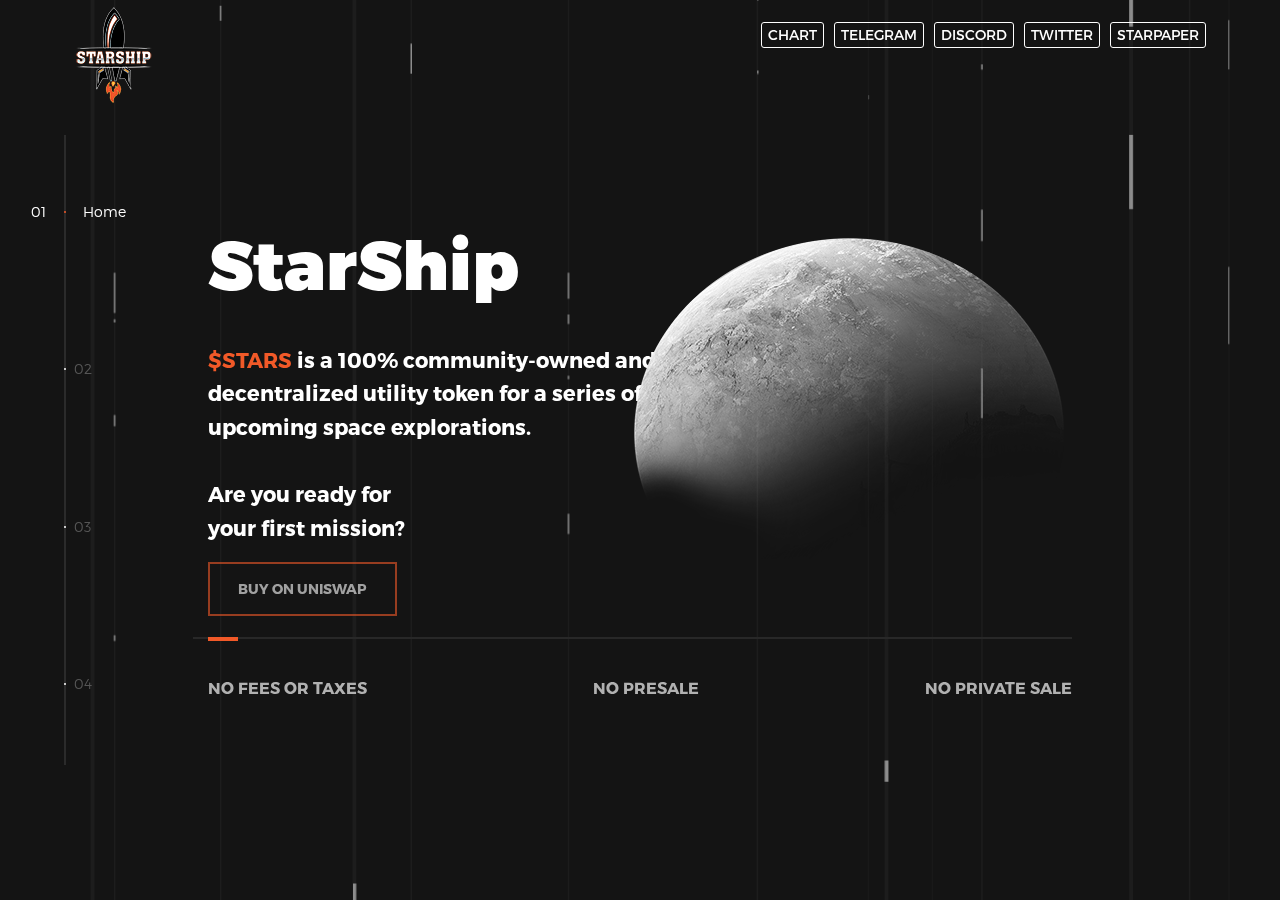
<file: index.html>
<!DOCTYPE html>
<html lang="en">
<head>
  <title>StarShip Token</title>
  <meta charset="utf-8">
  <meta name="viewport" content="width=device-width, initial-scale=1">
  <meta http-equiv="X-UA-Compatible" content="IE=edge">
  <meta name="description" content="StarShip token official community website">
  <meta name="keywords" content="crypto, defi, spacex, starship, starlink">
  <link rel="stylesheet" href="static/css/main.css">
  <link rel="apple-touch-icon" sizes="180x180" href="./static/indexImg/apple-touch-icon.png">
  <link rel="icon" type="image/png" sizes="32x32" href="./static/indexImg/favicon-32x32.png">
  <link rel="icon" type="image/png" sizes="16x16" href="./static/indexImg/favicon-16x16.png">
  <link rel="mask-icon" href="./static/indexImg/safari-pinned-tab.svg" color="#5bbad5">
  <meta name="msapplication-TileColor" content="#da532c">
  <meta name="theme-color" content="#ffffff">
</head>
<body>

<!-- notification for small viewports and landscape oriented smartphones -->
<div class="device-notification">
  <a class="device-notification--logo" href="#0">
    <img src="static/picture/logo-blktwht-tp-small.png" alt="StarShip">
    <p>StarShip</p>
  </a>
  <p class="device-notification--message">Please orient your device to portrait or find a larger screen. You won't be disappointed.</p>
</div>

<div class="perspective effect-rotate-left">
  <div class="container"><div class="outer-nav--return"></div>

    <!-- space highway -->
    <svg class="background__lights" id="lines" xmlns:xlink="http://www.w3.org/1999/xlink" version="1.1" xmlns="http://www.w3.org/2000/svg" x="0px" y="0px" viewbox="0 0 1920 1080" xml:space="preserve" preserveaspectratio="none">
      <g class="lines">
          <rect class="line" x="1253.6" width="4.5" height="1080"></rect>
          <rect class="line" x="873.3" width="1.8" height="1080"></rect>
          <rect class="line" x="1100" width="1.8" height="1080"></rect>
          <rect class="line" x="1547.1" width="4.5" height="1080"></rect>
          <rect class="line" x="615" width="4.5" height="1080"></rect>
          <rect class="line" x="684.6" width="1.8" height="1080"></rect>
          <rect class="line" x="1369.4" width="1.8" height="1080"></rect>
          <rect class="line" x="1310.2" width="0.9" height="1080"></rect>
          <rect class="line" x="1233.4" width="0.9" height="1080"></rect>
          <rect class="line" x="124.2" width="0.9" height="1080"></rect>
          <rect class="line" x="1818.4" width="4.5" height="1080"></rect>
          <rect class="line" x="70.3" width="4.5" height="1080"></rect>
          <rect class="line" x="1618.6" width="1.8" height="1080"></rect>
          <rect class="line" x="455.9" width="1.8" height="1080"></rect>
          <rect class="line" x="328.7" width="1.8" height="1080"></rect>
          <rect class="line" x="300.8" width="4.6" height="1080"></rect>
          <rect class="line" x="1666.4" width="0.9" height="1080"></rect>
      </g>
      <g class="lights">
          <path class="light1 light" d="M619.5,298.4H615v19.5h4.5V298.4z M619.5,674.8H615v9.8h4.5V674.8z M619.5,135.1H615v5.6h4.5V135.1z         M619.5,55.5H615v68.7h4.5V55.5z"></path>
          <path class="light2 light" d="M1258.2,531.9h-4.5v8.1h4.5V531.9z M1258.2,497.9h-4.5v17.9h4.5V497.9z M1258.2,0h-4.5v25.3h4.5V0z         M1258.2,252.2h-4.5v42.4h4.5V252.2z"></path>
          <path class="light3 light" d="M875.1,123.8h-1.8v4h1.8V123.8z M875.1,289.4h-1.8v24.1h1.8V289.4z M875.1,0h-1.8v31.4h1.8V0z M875.1,50.2         h-1.8v11.5h1.8V50.2z"></path>
          <path class="light4 light" d="M1101.8,983.8h-1.8v8.2h1.8V983.8z M1101.8,1075.9h-1.8v4.1h1.8V1075.9z M1101.8,873.7h-1.8v4.2h1.8V873.7z         M1101.8,851h-1.8v18.2h1.8V851z"></path>
          <path class="light5 light" d="M686.4,822.7h-1.8v3.8h1.8V822.7z M686.4,928.4h-1.8v23h1.8V928.4z M686.4,1043.8h-1.8v36.2h1.8V1043.8z"></path>
          <path class="light6 light" d="M1551.6,860.9h-4.4v-34.1h4.4V860.9z M1551.6,533.5h-4.4v-13.9h4.4V533.5z M1551.6,1080h-4.4v-89.1h4.4V1080z"></path>
          <path class="light7 light" d="M1311.1,707.7h-0.9V698h0.9V707.7z M1311.1,436.8h-0.9v-58.9h0.9V436.8z M1311.1,140.7h-0.9V48h0.9V140.7z"></path>
          <path class="light8 light" d="M125.1,514.5h-0.9v-9.7h0.9V514.5z M125.1,243.6h-0.9v-58.9h0.9V243.6z"></path>
          <path class="light9 light" d="M305.4,806.7h-4.6v-42.5h4.6V806.7z M305.4,398.5h-4.6v-17.3h4.6V398.5z M305.4,1080h-4.6V968.8h4.6V1080z"></path>
          <path class="light10 light" d="M1822.9,170.7h-4.5v13.7h4.5V170.7z M1822.9,435.1h-4.5v6.8h4.5V435.1z M1822.9,55.9h-4.5v4h4.5V55.9z         M1822.9,0h-4.5v48.3h4.5V0z"></path>
          <path class="light11 light" d="M1666.4,331.5h0.9v9.7h-0.9V331.5z M1666.4,602.4h0.9v58.9h-0.9V602.4z M1666.4,898.5h0.9v92.7h-0.9V898.5z"></path>
          <path class="light12 light" d="M1620.4,200.7h-1.8v6.4h1.8V200.7z M1620.4,469.1h-1.8v39h1.8V469.1z M1620.4,0h-1.8v51h1.8V0z M1620.4,81.3         h-1.8V100h1.8V81.3z"></path>
          <path class="light13 light" d="M74.8,201h-4.5v16.2h4.5V201z M74.8,512.3h-4.5v8.1h4.5V512.3z M74.8,65.8h-4.5v4.6h4.5V65.8z M74.8,0h-4.5         v56.8h4.5V0z"></path>
          <path class="light14 light" d="M1371.2,655.3h-1.8v6.3h1.8V655.3z M1371.2,829.7h-1.8v37.9h1.8V829.7z M1371.2,1020.3h-1.8v59.7h1.8V1020.3z"></path>
          <path class="light15 light" d="M1234.3,898.1h-0.9v-4.9h0.9V898.1z M1234.3,762.5h-0.9v-29.5h0.9V762.5z M1234.3,614.4h-0.9v-46.4h0.9V614.4z         "></path>
          <path class="light16 light" d="M457.7,1010.8h-1.8v-18.1h1.8V1010.8z M457.7,507.5h-1.8V398h1.8V507.5z"></path>
          <path class="light17 light" d="M330.5,170.7h-1.8v13.7h1.8V170.7z M330.5,435.1h-1.8v6.8h1.8V435.1z M330.5,55.9h-1.8v4h1.8V55.9z M330.5,0         h-1.8v48.3h1.8V0z"></path>
      </g>
    </svg>

    <div id="viewport" class="l-viewport">
      <div class="l-wrapper">
        <header class="header">
          <a class="header--logo" href="#0">
            <img src="static/picture/logo-blktwht-tp-small.png" alt="StarShip">
            <!-- <p>StarShip</p> -->
           </a>
          <a href="https://app.uniswap.org/#/swap?outputCurrency=0x7ccfeef4f0ff48b0e0abd19bbbebae90939f180d&use=V2" target="_blank">
            <button class="header--cta cta">
              Buy on Uniswap
            </button>
          </a>
          <a href="https://www.dextools.io/app/ether/pair-explorer/0xe72767b6f08694c7a0484d419eda074de3b81d1c" target="_blank" style="text-align: right;margin-right: 10px;flex: auto;">
            <button style="background: none; border-radius: 3px; border: 1px solid white;">
              CHART
            </button>
          </a>
          <a href="https://t.me/realstarship" target="_blank" style="margin-right: 10px;">
            <button style="background: none; border-radius: 3px; border: 1px solid white;">
              TELEGRAM
            </button>
          </a>
          <a href="https://t.me/realstarship" target="_blank" style="margin-right: 10px;">
            <button style="background: none; border-radius: 3px; border: 1px solid white;">
              DISCORD
            </button>
          </a>
          <a href="https://twitter.com/ComStarlord" target="_blank" style="margin-right: 10px;"> 
            <button style="background: none; border-radius: 3px; border: 1px solid white;">
              TWITTER
            </button>
          </a>
          <a href="javascript:;" target="_blank" style="margin-right: 10px;">
            <button style="background: none; border-radius: 3px; border: 1px solid white;">
              STARPAPER
            </button>
          </a>
          
        </header>
        <nav class="l-side-nav">
          <ul class="side-nav">
            <li class="is-active"><span>Home</span></li>
            <li><span>About</span></li>
            <li><span>Tokenomics</span></li>
            <li><span>Starmap</span></li>
          </ul>
        </nav>
        <ul class="l-main-content main-content">
          <li class="l-section section section--is-active">
            <div class="intro">
              <div class="intro--banner">
                <h3></h3>
                <h1>StarShip</h1>
                <h2><span class="highlighted">$STARS</span> is a 100% community-owned and<br> decentralized utility token for a series of<br> upcoming space explorations.<br><br> Are you ready for<br> your first mission?</h2>
                <a href="javascript:;" target="_blank">
                  <div class="animated_button">
                    <span class="animated_button__mask"></span>
                    <span class="animated_button__text">Buy on Uniswap</span>
                  </div>
                </a>
                <img src="static/picture/introduction-visual.png" alt="Welcome">
              </div>
              <div class="intro--options">
                <a href="#0">
                  <h3>No fees or taxes</h3>
                </a>
                <a href="#0">
                  <h3>No presale</h3>
                </a>
                <a href="#0">
                  <h3>No private sale</h3>
                </a>
              </div>
            </div>
          </li>
          <li class="l-section section">
            <div class="parameters">
              <!-- <img src="assets/img/logo.png"> -->
              <div class="parameters--inner" style="margin: 0 auto;max-width:85%;display:flex;">
                <div style="text-align: center;">
                  <h1>Mission Parameters</h1>
                  <p>
                    Starship is a token which will take its holders on an adventure. The holders are the Troopers of the Ship, flying alongside Commander Starlord to different Stations.
                  </p>
                  <p>
                    A Station could be a random Event or a location for example, where Troopers can trade new assets and resources. As long as there is enough fuel in the Starship the mission to other Stations will go on. 
                  </p>
                  <p>
                    Fuel is provided by the Troopers by giving the Starship a destination. Initial fuel is provided by Commander Starlord on the first Stations. 
                  </p>
                  <p>
                    The Starship is community owned and driven, but Starlord keeps an eye on the Starship and his Troopers, giving them new directions and sometimes Stations.
                  </p>
                  <p>
                    The first Station-Stop is being revealed soon...
                  </p>
                </div>
                <div style="display:inline-block;">
                  <img src="static/picture/logo-blktwht-tp.png" alt="StarShip">
                </div>
              </div>
            </div>
          </li>
          <li class="l-section section">
            <div class="about">
              <div class="about--banner">
                <h2>Tokenomics</h2>
                <img src="static/picture/shooting-stars.png">
                <ul>
                  <li>Supply: 10T </li>
                  <li>0% Fees</li>
                  <li>0% Presale</li>
                  <li>0% Unlocked</li>
                  <li>2 ETH initial liquidity</li>
                </ul>
                <br>
                <br>
                <p>
                 100% tokens went in LP initially and are locked so our Troopers fly safely.
                  <br>
                  Keep yourself extra safe and don't use too much boost (slippage) when buying <span class="highlighted">$STARS</span>.
                </p>
                <p>
                  <span class="highlighted">$STARS</span> is a 100% community token and the Troopers are and will be able to<br> write their own future using community-made Stations.
                </p>
                <p>
                  The first Stations might be developed and guided by the Commander<br> to give the Troopers an idea of how the future may look.
                </p>
              </div>
          </div></li>
          <li class="l-section section">
            <div class="contact">              
              <div class="contact--lockup">
                <div class="modal">

                <h1>Starmap</h1>

                <div class="roadmap">
                  <div class="point">
                    <div class="point-index">1</div>
                    <!-- <div class="point-label">Mission</div> -->
                    <div class="point-text">
                      <ul>
                        <li class="completed">
                          StarShip launch
                        </li>
                        <li class="completed">
                          Ether and Gecko transmission
                        </li>
                        <li class="completed">
                          Cockpit launch
                        </li>
                        <li class="completed">
                          500 Troopers
                        </li>
                        <li class="completed">
                          Ether and Gecko response
                        </li>
						<li class="completed">
                          Station arrival
                        </li>
                      </ul>
                    </div>
                  </div>
                  <div class="point">
                    <div class="point-index">2</div>
                    <div class="point-text">
                      <ul>
                        <li class="completed">
                          Decouple from Station 0
                        </li>
                        <li class="completed">
                          Lift off at 1000 Troopers
                        </li>
                        <li class="completed">
                          Depart for Station 1
                        </li>
                      </ul>
                    </div>
                  </div>
                  <div class="point">
                    <div class="point-index">3</div>
                    <div class="point-label"></div>
                    <div class="point-text">
                      <ul>
                        <li class="completed">
                          Give the community the space to create their own destinations
                        </li>
                        <li class="completed">
                          Extend thruster lock to 4 years
                        </li>
                        <li class="completed">
                          Decouple from Station 1
                        </li>
                        <li>
                          Lift off at 2000 Troopers
                        </li>
                        <li>
                          Depart for Station 2
                        </li>
                      </ul>
                    </div>
                  </div>
                  <div class="point">
                    <div class="point-index">4</div>
                    <div class="point-text">Mission TBD</div>
                  </div>
                </div>

              </div>
            </div>
          </div></li>
        </ul>
      </div>
    </div>
  </div>
  <ul class="outer-nav">
    <li class="is-active">Home</li>
    <li>About</li>
    <li>Tokenomics</li>
    <li>Starmap</li>
  </ul>
</div>

<script src="static/js/TweenMax.min.js"></script>
<script src="static/js/hammer.js"></script>
<script src="static/js/jquery.min.js"></script>
<script>window.jQuery || document.write('<script src="assets/js/vendor/jquery-2.2.4.min.js"><\/script>')</script>
<script src="static/js/functions.min.js"></script>
<script src="static/js/space_highway.js"></script>
</body>
</html>
</file>
<file: static/css/main.css>
@import url("css.css");
@font-face {
  font-family: 'Montserrat';
  src: url("../font/Montserrat-Black.eot");
  src: local("☺"), url("../font/Montserrat-Black.woff") format("woff"), url("../font/Montserrat-Black.ttf") format("truetype"), url("https://starstoken.org/assets/css/fonts/Montserrat-Black.svg") format("svg");
  font-weight: 900;
  font-style: normal;
}

@font-face {
  font-family: 'Montserrat';
  src: url("../font/Montserrat-Bold.eot");
  src: local("☺"), url("../font/Montserrat-Bold.woff") format("woff"), url("../font/Montserrat-Bold.ttf") format("truetype"), url("https://starstoken.org/assets/css/fonts/Montserrat-Bold.svg") format("svg");
  font-weight: 700;
  font-style: normal;
}

@font-face {
  font-family: 'Montserrat';
  src: url("../font/Montserrat-Regular.eot");
  src: local("☺"), url("../font/Montserrat-Regular.woff") format("woff"), url("../font/Montserrat-Regular.ttf") format("truetype"), url("https://starstoken.org/assets/css/fonts/Montserrat-Regular.svg") format("svg");
  font-weight: 400;
  font-style: normal;
}

@font-face {
  font-family: 'Montserrat';
  src: url("../font/Montserrat-Light.eot");
  src: local("☺"), url("../font/Montserrat-Light.woff") format("woff"), url("../font/Montserrat-Light.ttf") format("truetype"), url("https://starstoken.org/assets/css/fonts/Montserrat-Light.svg") format("svg");
  font-weight: 300;
  font-style: normal;
}

/*! normalize.css v3.0.2 | MIT License | git.io/normalize */
html {
  font-family: sans-serif;
  -ms-text-size-adjust: 100%;
  -webkit-text-size-adjust: 100%;
}

body {
  margin: 0;
}

article,
aside,
details,
figcaption,
figure,
footer,
header,
hgroup,
main,
menu,
nav,
section,
summary {
  display: block;
}

audio,
canvas,
progress,
video {
  display: inline-block;
  vertical-align: baseline;
}

audio:not([controls]) {
  display: none;
  height: 0;
}

[hidden],
template {
  display: none;
}

a {
  background-color: transparent;
}

a:active,
a:hover {
  outline: 0;
}

abbr[title] {
  border-bottom: 1px dotted;
}

b,
strong {
  font-weight: bold;
}

dfn {
  font-style: italic;
}

h1 {
  font-size: 2em;
  margin: 0.67em 0;
}

mark {
  background: #ff0;
  color: #000;
}

small {
  font-size: 80%;
}

sub,
sup {
  font-size: 75%;
  line-height: 0;
  position: relative;
  vertical-align: baseline;
}

sup {
  top: -0.5em;
}

sub {
  bottom: -0.25em;
}

img {
  border: 0;
}

svg:not(:root) {
  overflow: hidden;
}

figure {
  margin: 1em 40px;
}

hr {
  -webkit-box-sizing: content-box;
          box-sizing: content-box;
  height: 0;
}

pre {
  overflow: auto;
}

code,
kbd,
pre,
samp {
  font-family: monospace, monospace;
  font-size: 1em;
}

button,
input,
optgroup,
select,
textarea {
  color: inherit;
  font: inherit;
  margin: 0;
}

button {
  overflow: visible;
}

button,
select {
  text-transform: none;
}

button,
html input[type="button"],
input[type="reset"],
input[type="submit"] {
  -webkit-appearance: button;
  cursor: pointer;
}

button[disabled],
html input[disabled] {
  cursor: default;
}

button::-moz-focus-inner,
input::-moz-focus-inner {
  border: 0;
  padding: 0;
}

input {
  line-height: normal;
}

input[type="checkbox"],
input[type="radio"] {
  -webkit-box-sizing: border-box;
          box-sizing: border-box;
  padding: 0;
}

input[type="number"]::-webkit-inner-spin-button,
input[type="number"]::-webkit-outer-spin-button {
  height: auto;
}

input[type="search"] {
  -webkit-appearance: textfield;
  -webkit-box-sizing: content-box;
  box-sizing: content-box;
}

input[type="search"]::-webkit-search-cancel-button,
input[type="search"]::-webkit-search-decoration {
  -webkit-appearance: none;
}

fieldset {
  border: 1px solid #c0c0c0;
  margin: 0 2px;
  padding: 0.35em 0.625em 0.75em;
}

legend {
  border: 0;
  padding: 0;
}

textarea {
  overflow: auto;
}

optgroup {
  font-weight: bold;
}

table {
  border-collapse: collapse;
  border-spacing: 0;
}

td,
th {
  padding: 0;
}

::-moz-selection {
  background: #FFF498;
}

::selection {
  background: #FFF498;
}

::-moz-selection {
  background: #FFF498;
}

img::-moz-selection {
  background: transparent;
}

img::selection {
  background: transparent;
}

img::-moz-selection {
  background: transparent;
}

body {
  -webkit-tap-highlight-color: #FFF498;
}

.highlighted {
  color: #f15928;
}

body {
  background-color: #0c0c0c;
  font-size: 14px;
  line-height: 1.6;
  font-family: "Montserrat", sans-serif;
  color: #fff;
  -webkit-font-smoothing: antialiased;
  -webkit-text-size-adjust: 100%;
}

.l-viewport {
  position: relative;
  width: 100%;
  height: 100vh;
  -webkit-box-shadow: 0 0 45px 5px rgba(0, 0, 0, 0.85);
          box-shadow: 0 0 45px 5px rgba(0, 0, 0, 0.85);
  overflow: hidden;
}

.l-wrapper {
  position: relative;
  width: 1440px;
  max-width: 90%;
  height: 100%;
  margin: 0 auto;
}

.l-side-nav {
  position: absolute;
  left: 0;
  display: -webkit-box;
  display: -ms-flexbox;
  display: flex;
  height: 100%;
  -webkit-box-align: center;
      -ms-flex-align: center;
          align-items: center;
}

.l-side-nav::before {
  content: "";
  position: absolute;
  top: 50%;
  left: 0;
  -webkit-transform: translateY(-50%);
          transform: translateY(-50%);
  width: 2px;
  height: 70%;
  max-height: 750px;
  background-color: #555;
  opacity: .35;
  z-index: 10;
}

@media (max-width: 1180px) {
  .l-side-nav {
    display: none;
  }
}

.l-main-content {
  position: relative;
  width: 100%;
  height: 100%;
  margin: 0;
  padding: 0;
  list-style: none;
}

.l-section {
  position: absolute;
  width: 100%;
  height: 100%;
}

.device-notification {
  display: none;
  position: fixed;
  top: 0;
  left: 0;
  width: 100%;
  height: 100%;
  -webkit-box-orient: vertical;
  -webkit-box-direction: normal;
      -ms-flex-direction: column;
          flex-direction: column;
  -webkit-box-align: center;
      -ms-flex-align: center;
          align-items: center;
  -webkit-box-pack: center;
      -ms-flex-pack: center;
          justify-content: center;
  background-color: #0c0c0c;
  z-index: 12;
}

.device-notification--logo {
  display: -webkit-box;
  display: -ms-flexbox;
  display: flex;
  -webkit-box-align: center;
      -ms-flex-align: center;
          align-items: center;
  text-decoration: none;
  color: #fff;
}

.device-notification--logo p {
  margin: 0 0 0 10px;
  font-size: 16px;
  font-weight: 700;
  text-transform: uppercase;
}

.device-notification--message {
  width: 70%;
  margin: 30px 0 0 0;
  font-weight: 700;
  text-align: center;
}

@media (max-width: 767px) and (min-width: 601px) and (max-height: 680px) {
  .device-notification {
    display: -webkit-box;
    display: -ms-flexbox;
    display: flex;
  }
}

@media (max-width: 600px) and (min-width: 480px) and (max-height: 580px) {
  .device-notification {
    display: -webkit-box;
    display: -ms-flexbox;
    display: flex;
  }
}

@media (max-width: 736px) and (min-width: 360px) and (orientation: landscape) {
  .device-notification {
    display: -webkit-box;
    display: -ms-flexbox;
    display: flex;
  }
}

@media (max-width: 359px) {
  .device-notification {
    display: -webkit-box;
    display: -ms-flexbox;
    display: flex;
  }
}

.section {
  opacity: 0;
  visibility: hidden;
  -webkit-transition: opacity .4s ease-in-out, visibility 0s .4s;
  transition: opacity .4s ease-in-out, visibility 0s .4s;
}

.section--is-active {
  opacity: 1;
  visibility: visible;
  z-index: 1;
  -webkit-transition: opacity .4s ease-in-out .4s;
  transition: opacity .4s ease-in-out .4s;
}

.section--next {
  -webkit-transform: translateY(-45px);
          transform: translateY(-45px);
  -webkit-transition: -webkit-transform .4s ease-in-out;
  transition: -webkit-transform .4s ease-in-out;
  transition: transform .4s ease-in-out;
  transition: transform .4s ease-in-out, -webkit-transform .4s ease-in-out;
}

.section--prev {
  -webkit-transform: translateY(45px);
          transform: translateY(45px);
  -webkit-transition: -webkit-transform .4s ease-in-out;
  transition: -webkit-transform .4s ease-in-out;
  transition: transform .4s ease-in-out;
  transition: transform .4s ease-in-out, -webkit-transform .4s ease-in-out;
}

.header {
  position: absolute;
  top: 0;
  left: 0;
  display: -webkit-box;
  display: -ms-flexbox;
  display: flex;
  width: 100%;
  height: 70px;
  -webkit-box-align: center;
      -ms-flex-align: center;
          align-items: center;
  -webkit-box-pack: justify;
      -ms-flex-pack: justify;
          justify-content: space-between;
  z-index: 10;
}

.header a {
  text-decoration: none;
  color: #fff;
}

.header--logo {
  display: -webkit-box;
  display: -ms-flexbox;
  display: flex;
  -webkit-box-align: center;
      -ms-flex-align: center;
          align-items: center;
  text-decoration: none;
  color: #fff;
  margin-top: 40px;
}

.header--logo p {
  margin: 0 0 0 10px;
  font-size: 16px;
  font-weight: 700;
  text-transform: uppercase;
}

.header--nav-toggle {
  display: -webkit-box;
  display: -ms-flexbox;
  display: flex;
  width: 50px;
  height: 50px;
  -webkit-box-orient: vertical;
  -webkit-box-direction: normal;
      -ms-flex-direction: column;
          flex-direction: column;
  -webkit-box-align: center;
      -ms-flex-align: center;
          align-items: center;
  -webkit-box-pack: center;
      -ms-flex-pack: center;
          justify-content: center;
  cursor: pointer;
}

.header--nav-toggle span, .header--nav-toggle::before, .header--nav-toggle::after {
  content: "";
  position: relative;
  width: 16px;
  height: 2px;
  background-color: #fff;
}

.header--nav-toggle::before {
  bottom: 5px;
  width: 23px;
}

.header--nav-toggle::after {
  top: 5px;
  width: 23px;
}

.header--cta {
  position: absolute;
  top: 50%;
  left: 50%;
  -webkit-transform: translate(-50%, -50%);
          transform: translate(-50%, -50%);
  padding: 0 20px;
  line-height: 30px;
  text-decoration: none;
  color: #fff;
  font-weight: 700;
  text-transform: uppercase;
  background-color: #f15928;
  border: none;
  opacity: 0;
  visibility: hidden;
  -webkit-transition: opacity .4s ease-in-out, visibility 0s .4s;
  transition: opacity .4s ease-in-out, visibility 0s .4s;
}

.header--cta:focus {
  outline: none;
}

.header--cta.is-active {
  opacity: 1;
  visibility: visible;
  -webkit-transition: opacity .4s ease-in-out .4s;
  transition: opacity .4s ease-in-out .4s;
}

@media (max-width: 767px) {
  .header--cta {
    display: none;
  }
}

.side-nav {
  position: relative;
  display: -webkit-box;
  display: -ms-flexbox;
  display: flex;
  width: 100px;
  height: 70%;
  max-height: 750px;
  -webkit-box-orient: vertical;
  -webkit-box-direction: normal;
      -ms-flex-direction: column;
          flex-direction: column;
  -ms-flex-pack: distribute;
      justify-content: space-around;
  margin: 0;
  padding: 0;
  list-style-position: inside;
  z-index: 10;
}

.side-nav > li {
  position: relative;
  top: -5px;
  color: #fff;
  font-size: 6px;
  cursor: pointer;
}

.side-nav > li span {
  position: relative;
  top: 3px;
  left: 10px;
  color: #fff;
  font-size: 14px;
  font-weight: 300;
  opacity: 0;
  visibility: hidden;
}

.side-nav > li::before {
  position: absolute;
  top: 3px;
  left: 10px;
  color: #555;
  font-size: 14px;
  font-weight: 300;
}

.side-nav li:nth-child(1)::before {
  content: "01";
}

.side-nav li:nth-child(2)::before {
  content: "02";
}

.side-nav li:nth-child(3)::before {
  content: "03";
}

.side-nav li:nth-child(4)::before {
  content: "04";
}

.side-nav li:nth-child(5)::before {
  content: "05";
}

.side-nav li.is-active {
  color: #f15928;
  -webkit-transition: color .4s ease-in-out;
  transition: color .4s ease-in-out;
}

.side-nav li.is-active span {
  opacity: 1;
  visibility: visible;
  -webkit-transition: opacity .4s ease-in-out;
  transition: opacity .4s ease-in-out;
}

.side-nav li.is-active::before {
  left: -33px;
  color: #fff;
}

.intro {
  position: relative;
  display: -webkit-box;
  display: -ms-flexbox;
  display: flex;
  width: 900px;
  max-width: 75%;
  height: 100%;
  -webkit-box-orient: vertical;
  -webkit-box-direction: normal;
      -ms-flex-direction: column;
          flex-direction: column;
  -webkit-box-pack: center;
      -ms-flex-pack: center;
          justify-content: center;
  margin: 0 auto;
}

@media (max-width: 1180px) {
  .intro {
    max-width: 100%;
  }
}

.intro--banner {
  position: relative;
  height: 475px;
}

.intro--banner::before {
  content: "";
  position: absolute;
  bottom: 20px;
  left: -15px;
  right: 0;
  height: 2px;
  background-color: #282828;
}

.intro--banner::after {
  content: "";
  position: absolute;
  bottom: 18px;
  left: 0;
  width: 30px;
  height: 4px;
  background-color: #f15928;
}

.intro--banner h1 {
  position: relative;
  font-size: 68px;
  font-weight: 900;
  line-height: 1;
  z-index: 1;
}

.intro--banner button {
  position: relative;
  padding: 5px 17px 5px 12px;
  font-weight: 700;
  text-transform: uppercase;
  background-color: transparent;
  border: none;
}

.intro--banner button .btn-background {
  position: absolute;
  top: 0;
  left: 23px;
  right: 0;
  height: 100%;
  background-color: #f15928;
  z-index: -1;
  -webkit-transition: left .2s ease-in-out;
  transition: left .2s ease-in-out;
}

.intro--banner button:hover .btn-background {
  left: 0;
}

.intro--banner button:focus {
  outline: none;
}

.intro--banner button svg {
  position: relative;
  left: 5px;
  width: 15px;
  fill: #fff;
}

.intro--banner img {
  position: absolute;
  bottom: 100px;
  right: -24px;
}

.intro--options {
  display: -webkit-box;
  display: -ms-flexbox;
  display: flex;
  -webkit-box-pack: justify;
      -ms-flex-pack: justify;
          justify-content: space-between;
  margin: 0;
  padding: 0;
  list-style: none;
}

.intro--options > a {
  max-width: 250px;
  text-decoration: none;
  color: #b1b1b1;
  -webkit-transition: color .2s ease-in-out;
  transition: color .2s ease-in-out;
}

.intro--options > a:hover {
  color: #fff;
  cursor: default;
}

.intro--options h3 {
  font-size: 16px;
  text-transform: uppercase;
}

.intro--options p {
  margin-bottom: 0;
}

@media (max-width: 900px) {
  .intro--banner {
    height: 380px;
  }
  .intro--banner h1 {
    font-size: 55px;
  }
  .intro--banner img {
    width: 430px;
  }
  .intro--options > a {
    margin-right: 30px;
  }
  .intro--options > a:last-child {
    margin-right: 0;
  }
}

@media (max-width: 767px) {
  .intro--banner {
    height: 305px;
  }
  .intro--banner h1 {
    font-size: 44px;
  }
  .intro--banner img {
    width: 330px;
  }
  .intro--options {
    display: none;
  }
  .intro--options > a {
    display: block;
    max-width: 100%;
    margin: 0 0 30px 0;
  }
  .intro--options > a:last-child {
    margin-bottom: 0;
  }
}

@media (max-width: 600px) {
  .intro--banner {
    height: 360px;
  }
  .intro--banner h1 {
    font-size: 55px;
  }
  .intro--banner img {
    display: none;
  }
}

@media (max-width: 600px) and (max-height: 750px) {
  .intro--banner {
    height: auto;
  }
  .intro--banner::before, .intro--banner::after {
    display: none;
  }
  .intro--banner h1 {
    margin-top: 0;
  }
  .intro--options {
    display: none;
  }
}

.work {
  position: relative;
  display: -webkit-box;
  display: -ms-flexbox;
  display: flex;
  width: 960px;
  max-width: 80%;
  height: 100%;
  -webkit-box-orient: vertical;
  -webkit-box-direction: normal;
      -ms-flex-direction: column;
          flex-direction: column;
  -webkit-box-pack: center;
      -ms-flex-pack: center;
          justify-content: center;
  margin: 0 auto;
}

@media (max-width: 1180px) {
  .work {
    max-width: 100%;
  }
}

.work h2 {
  margin: 0 0 20px 0;
  font-size: 30px;
  text-align: center;
}

.work--lockup {
  position: relative;
}

.work--lockup .slider {
  position: relative;
  display: -webkit-box;
  display: -ms-flexbox;
  display: flex;
  width: 80%;
  margin: 0 auto;
  padding: 0;
  list-style: none;
}

.work--lockup .slider--item {
  position: absolute;
  display: none;
  text-align: center;
}

.work--lockup .slider--item a {
  text-decoration: none;
  color: #858585;
}

.work--lockup .slider--item-title {
  margin-top: 10px;
  font-size: 12px;
  font-weight: 700;
  text-transform: uppercase;
}

.work--lockup .slider--item-description {
  display: none;
  max-width: 250px;
  margin: 0 auto;
}

.work--lockup .slider--item-image {
  width: 150px;
  height: 150px;
  margin: 0 auto;
  border-radius: 50%;
  overflow: hidden;
}

.work--lockup .slider--item-image img {
  width: 100%;
}

.work--lockup .slider--item-left {
  top: 50%;
  left: 0;
  -webkit-transform: translateY(-50%);
          transform: translateY(-50%);
  display: block;
}

.work--lockup .slider--item-right {
  top: 50%;
  right: 0;
  -webkit-transform: translateY(-50%);
          transform: translateY(-50%);
  display: block;
}

.work--lockup .slider--item-center {
  position: relative;
  top: 30px;
  left: 50%;
  -webkit-transform: translateX(-50%);
          transform: translateX(-50%);
  display: block;
}

.work--lockup .slider--item-center a {
  color: #fff;
}

.work--lockup .slider--item-center .slider--item-title {
  margin-top: 25px;
  font-size: 16px;
}

.work--lockup .slider--item-center .slider--item-description {
  display: block;
}

.work--lockup .slider--item-center .slider--item-image {
  width: 300px;
  height: 300px;
}

.work--lockup .slider--next,
.work--lockup .slider--prev {
  position: absolute;
  top: 160px;
  display: -webkit-box;
  display: -ms-flexbox;
  display: flex;
  width: 50px;
  height: 50px;
  -webkit-box-align: center;
      -ms-flex-align: center;
          align-items: center;
  -webkit-box-pack: center;
      -ms-flex-pack: center;
          justify-content: center;
  background-color: #282828;
  border-radius: 50%;
  cursor: pointer;
}

.work--lockup .slider--next svg,
.work--lockup .slider--prev svg {
  width: 20px;
  fill: #fff;
}

.work--lockup .slider--next {
  right: 0;
}

.work--lockup .slider--prev {
  left: 0;
}

@media (max-width: 900px) {
  .work--lockup .slider--item-image {
    width: 120px;
    height: 120px;
  }
  .work--lockup .slider--item-center .slider--item-image {
    width: 240px;
    height: 240px;
  }
  .work--lockup .slider--next,
  .work--lockup .slider--prev {
    top: 130px;
  }
}

@media (max-width: 767px) {
  .work--lockup .slider {
    width: 75%;
  }
  .work--lockup .slider--item-image {
    width: 90px;
    height: 90px;
  }
  .work--lockup .slider--item-center .slider--item-image {
    width: 190px;
    height: 190px;
  }
  .work--lockup .slider--next,
  .work--lockup .slider--prev {
    top: 105px;
  }
}

@media (max-width: 600px) {
  .work--lockup .slider {
    width: auto;
  }
  .work--lockup .slider--item-left, .work--lockup .slider--item-right {
    display: none;
  }
}

.about {
  position: relative;
  display: -webkit-box;
  display: -ms-flexbox;
  display: flex;
  width: 900px;
  max-width: 75%;
  height: 100%;
  -webkit-box-orient: vertical;
  -webkit-box-direction: normal;
      -ms-flex-direction: column;
          flex-direction: column;
  -webkit-box-pack: center;
      -ms-flex-pack: center;
          justify-content: center;
  margin: 0 auto;
}

@media (max-width: 1180px) {
  .about {
    max-width: 100%;
  }
}

.about--banner {
  position: relative;
  height: 475px;
}

.about--banner h2 {
  position: relative;
  margin-top: 35px;
  font-size: 68px;
  font-weight: 900;
  line-height: 1;
  z-index: 1;
}

.about--banner ul {
  list-style: none;
  padding: 0;
}

.about--banner ul li::before {
  margin-right: 3px;
  color: #f15928;
  content: "\2605";
}

.about--banner a {
  padding: 5px 17px 5px 0;
  text-decoration: none;
  color: #fff;
  font-weight: 700;
  text-transform: uppercase;
  background-color: transparent;
}

.about--banner a:hover svg {
  left: 10px;
}

.about--banner a svg {
  position: relative;
  left: 5px;
  width: 15px;
  fill: #fff;
  -webkit-transition: left .2s ease-in-out;
  transition: left .2s ease-in-out;
}

.about--banner img {
  position: absolute;
  bottom: -90px;
  right: -12px;
}

.about--options {
  display: -webkit-box;
  display: -ms-flexbox;
  display: flex;
  max-width: 600px;
  -webkit-box-pack: justify;
      -ms-flex-pack: justify;
          justify-content: space-between;
  margin: 0;
  padding: 0;
  list-style: none;
}

.about--options > a {
  position: relative;
  width: 150px;
  height: 75px;
  text-decoration: none;
  color: #fff;
  border: 10px solid #f15928;
  background-position: center;
  background-size: cover;
  background-repeat: no-repeat;
}

.about--options > a:nth-child(1) {
  background-image: url("https://starstoken.org/assets/img/about-winners.jpg");
}

.about--options > a:nth-child(2) {
  background-image: url("https://starstoken.org/assets/img/about-philosophy.jpg");
}

.about--options > a:nth-child(3) {
  background-image: url("https://starstoken.org/assets/img/about-history.jpg");
}

.about--options > a:hover h3 {
  bottom: -50px;
}

.about--options h3 {
  position: absolute;
  bottom: -38px;
  left: 10px;
  font-size: 16px;
  text-transform: uppercase;
  -webkit-transition: bottom .2s ease-in-out, left .2s ease-in-out;
  transition: bottom .2s ease-in-out, left .2s ease-in-out;
}

@media (max-width: 767px) {
  .about--banner {
    height: 305px;
  }
  .about--banner::before {
    top: 0;
    left: 125px;
  }
  .about--banner::after {
    top: 35px;
    left: 260px;
  }
  .about--banner h2 {
    margin-top: 10px;
    font-size: 44px;
  }
  .about--banner h2::before {
    top: 28px;
    left: 168px;
  }
  .about--banner h2::after {
    top: 163px;
    left: 163px;
  }
  .about--banner img {
    width: 315px;
  }
}

@media (max-width: 600px) {
  .about--banner {
    height: auto;
  }
  .about--banner::before {
    left: 155px;
  }
  .about--banner::after {
    left: 310px;
  }
  .about--banner h2 {
    margin-top: 0;
    font-size: 55px;
  }
  .about--banner h2::before {
    top: 43px;
    left: 214px;
  }
  .about--banner h2::after {
    top: 205px;
    left: 205px;
  }
  .about--banner img {
    display: none;
  }
  .about--options {
    display: none;
  }
}

.contact {
  position: fixed;
  top: 0;
  left: 0;
  width: 100%;
  height: 100%;
  background-image: url("../image/roadmap-visual.png");
  background-position: center;
  background-size: cover;
  background-repeat: no-repeat;
}

.contact--lockup {
  position: relative;
  display: -webkit-box;
  display: -ms-flexbox;
  display: flex;
  width: 900px;
  max-width: 75%;
  height: 100%;
  -webkit-box-align: center;
      -ms-flex-align: center;
          align-items: center;
  -webkit-box-pack: center;
      -ms-flex-pack: center;
          justify-content: center;
  margin: 0 auto;
}

@media (max-width: 1180px) {
  .contact--lockup {
    max-width: 90%;
  }
}

@media (max-width: 767px) {
  .contact--lockup {
    -webkit-box-pack: center;
        -ms-flex-pack: center;
            justify-content: center;
  }
}

.contact--lockup .modal {
  padding: 45px 45px;
  text-align: center;
  background-color: rgba(0, 0, 0, 0.85);
  -webkit-box-shadow: 0 0 30px 0 rgba(0, 0, 0, 0.75);
          box-shadow: 0 0 30px 0 rgba(0, 0, 0, 0.75);
}

.contact--lockup .modal ul {
  list-style: none;
  padding: 0;
}

.contact--lockup .modal li::before {
  margin-right: 3px;
  color: #b1b1b1;
  content: "\2605";
}

.contact--lockup .modal li.completed {
  color: #fff;
}

.contact--lockup .modal li.completed::before {
  margin-right: 3px;
  color: #f15928;
  content: "\2605";
}

.contact--lockup .modal--information p,
.contact--lockup .modal--information a {
  display: block;
  margin: 14px 0;
  text-decoration: none;
  color: #fff;
  font-weight: 700;
}

.contact--lockup .modal--information p {
  margin-top: 0;
}

.contact--lockup .modal--options {
  margin: 0;
  padding: 0;
  list-style: none;
}

.contact--lockup .modal--options > li {
  width: 130px;
  margin: 0 auto 25px auto;
}

.contact--lockup .modal--options li:nth-child(1) {
  background-color: #1769ff;
}

.contact--lockup .modal--options li:nth-child(2) {
  background-color: #ea4c89;
}

.contact--lockup .modal--options li:nth-child(3) {
  margin-bottom: 0;
  background-color: #f15928;
  text-transform: uppercase;
}

.contact--lockup .modal--options a {
  display: block;
  width: 100%;
  padding: 8px 0;
  text-decoration: none;
  color: #fff;
  font-weight: 700;
}

.hire {
  position: relative;
  display: -webkit-box;
  display: -ms-flexbox;
  display: flex;
  width: 700px;
  max-width: 75%;
  height: 100%;
  -webkit-box-orient: vertical;
  -webkit-box-direction: normal;
      -ms-flex-direction: column;
          flex-direction: column;
  -webkit-box-pack: center;
      -ms-flex-pack: center;
          justify-content: center;
  margin: 0 auto;
}

@media (max-width: 1180px) {
  .hire {
    max-width: 100%;
  }
}

.hire h2 {
  margin: 0 0 20px 0;
  font-size: 30px;
  text-align: center;
}

.work-request {
  display: -webkit-box;
  display: -ms-flexbox;
  display: flex;
  width: 100%;
  -webkit-box-orient: vertical;
  -webkit-box-direction: normal;
      -ms-flex-direction: column;
          flex-direction: column;
  -webkit-box-align: center;
      -ms-flex-align: center;
          align-items: center;
  color: #fff;
}

.work-request input[type="submit"] {
  width: 400px;
  max-width: 100%;
  line-height: 50px;
  font-size: 16px;
  font-weight: 700;
  text-transform: uppercase;
  background-color: #f15928;
  border: none;
  border-radius: 0;
}

.work-request input[type="submit"]:focus {
  outline: none;
}

.work-request--options {
  display: -webkit-box;
  display: -ms-flexbox;
  display: flex;
  width: 100%;
  -webkit-box-orient: vertical;
  -webkit-box-direction: normal;
      -ms-flex-direction: column;
          flex-direction: column;
  -webkit-box-align: center;
      -ms-flex-align: center;
          align-items: center;
  margin: 30px 0;
}

.work-request--options .options-a {
  display: -webkit-box;
  display: -ms-flexbox;
  display: flex;
  width: 100%;
  -webkit-box-pack: justify;
      -ms-flex-pack: justify;
          justify-content: space-between;
}

.work-request--options .options-b {
  display: -webkit-box;
  display: -ms-flexbox;
  display: flex;
  width: 72%;
  -ms-flex-wrap: wrap;
      flex-wrap: wrap;
  -ms-flex-pack: distribute;
      justify-content: space-around;
}

.work-request--options label {
  display: block;
  width: 200px;
  margin-bottom: 30px;
  line-height: 50px;
  font-size: 16px;
  font-weight: 700;
  text-align: center;
  border: 2px solid #fff;
  cursor: pointer;
  -webkit-transition: background-color .2s ease-in-out, border-color .2s ease-in-out;
  transition: background-color .2s ease-in-out, border-color .2s ease-in-out;
}

.work-request--options label svg {
  position: relative;
  left: -5px;
  width: 0;
  fill: #fff;
  -webkit-transition: width .2s ease-in-out;
  transition: width .2s ease-in-out;
}

.work-request--options input[type="checkbox"] {
  display: none;
}

.work-request--options input[type="checkbox"]:checked + label {
  background-color: #f15928;
  border-color: #f15928;
}

.work-request--options input[type="checkbox"]:checked + label svg {
  width: 15px;
}

.work-request--information {
  display: -webkit-box;
  display: -ms-flexbox;
  display: flex;
  width: 100%;
  -webkit-box-pack: justify;
      -ms-flex-pack: justify;
          justify-content: space-between;
  margin-bottom: 60px;
}

.work-request--information .information-name,
.work-request--information .information-email {
  position: relative;
  width: 45%;
  height: 50px;
  font-size: 30px;
  font-weight: 300;
}

.work-request--information input[type="text"],
.work-request--information input[type="email"] {
  width: 100%;
  padding: 0 0 5px 0;
  background-color: transparent;
  border: none;
  border-bottom: 1px solid #fff;
  border-radius: 0;
}

.work-request--information input[type="text"]:focus,
.work-request--information input[type="email"]:focus {
  outline: none;
  background-color: #0c0c0c;
}

.work-request--information label {
  position: absolute;
  top: 0;
  left: 0;
  pointer-events: none;
  -webkit-transition: top .2s ease-in-out, font-size .2s ease-in-out;
  transition: top .2s ease-in-out, font-size .2s ease-in-out;
}

.work-request--information input:focus + label,
.work-request--information input.has-value + label {
  top: -15px;
  font-size: 14px;
}

@media (max-width: 767px) {
  .work-request--options {
    -webkit-box-orient: horizontal;
    -webkit-box-direction: normal;
        -ms-flex-direction: row;
            flex-direction: row;
    -ms-flex-pack: distribute;
        justify-content: space-around;
  }
  .work-request--options .options-a,
  .work-request--options .options-b {
    display: block;
    width: auto;
  }
}

@media (max-width: 600px) {
  .work-request--options {
    margin: 20px 0;
  }
}

@media (max-width: 600px) and (max-width: 415px) {
  .work-request--options {
    -webkit-box-pack: justify;
        -ms-flex-pack: justify;
            justify-content: space-between;
  }
}

@media (max-width: 600px) {
  .work-request--options label {
    width: 150px;
    margin-bottom: 15px;
    font-size: 14px;
  }
  .work-request--options input[type="checkbox"]:checked + label svg {
    width: 12px;
  }
  .work-request--information {
    margin-bottom: 30px;
  }
  .work-request--information .information-name,
  .work-request--information .information-email {
    height: 40px;
    font-size: 24px;
  }
}

.perspective {
  position: relative;
  width: 100%;
  height: 100%;
  overflow: hidden;
}

.perspective--modalview {
  position: fixed;
  -webkit-perspective: 1500px;
          perspective: 1500px;
}

.container {
  position: relative;
  -webkit-transform: translateZ(0) translateX(0) rotateY(0deg);
          transform: translateZ(0) translateX(0) rotateY(0deg);
  min-height: 100%;
  outline: 30px solid #f15928;
  -webkit-transition: -webkit-transform .4s;
  transition: -webkit-transform .4s;
  transition: transform .4s;
  transition: transform .4s, -webkit-transform .4s;
}

.modalview .container {
  position: absolute;
  width: 100%;
  height: 100%;
  overflow: hidden;
  -webkit-backface-visibility: hidden;
          backface-visibility: hidden;
}

.effect-rotate-left .container {
  -webkit-transform-origin: 0% 50%;
          transform-origin: 0% 50%;
  -webkit-transition: -webkit-transform .4s;
  transition: -webkit-transform .4s;
  transition: transform .4s;
  transition: transform .4s, -webkit-transform .4s;
}

.effect-rotate-left--animate .container {
  -webkit-transform: translateZ(-1800px) translateX(-50%) rotateY(45deg);
          transform: translateZ(-1800px) translateX(-50%) rotateY(45deg);
  outline: 30px solid #f15928;
}

.outer-nav {
  position: absolute;
  top: 50%;
  left: 55%;
  -webkit-transform: translateY(-50%);
          transform: translateY(-50%);
  -webkit-transform-style: preserve-3d;
          transform-style: preserve-3d;
  margin: 0;
  padding: 0;
  list-style: none;
  text-align: center;
  visibility: hidden;
  -webkit-transition: visibility 0s .2s;
  transition: visibility 0s .2s;
}

.outer-nav.is-vis {
  visibility: visible;
}

.outer-nav--return {
  position: absolute;
  top: 0;
  left: 0;
  width: 100%;
  height: 100%;
  display: none;
  cursor: pointer;
  z-index: 11;
}

.outer-nav--return.is-vis {
  display: block;
}

.outer-nav > li {
  -webkit-transform-style: preserve-3d;
          transform-style: preserve-3d;
  -webkit-transform: translateX(350px) translateZ(-1000px);
          transform: translateX(350px) translateZ(-1000px);
  font-size: 55px;
  font-weight: 900;
  opacity: 0;
  cursor: pointer;
  -webkit-transition: opacity .2s, -webkit-transform .2s;
  transition: opacity .2s, -webkit-transform .2s;
  transition: transform .2s, opacity .2s;
  transition: transform .2s, opacity .2s, -webkit-transform .2s;
}

.outer-nav > li.is-vis {
  -webkit-transform: translateX(0) translateZ(0);
          transform: translateX(0) translateZ(0);
  opacity: 1;
  -webkit-transition: opacity .4s, -webkit-transform .4s;
  transition: opacity .4s, -webkit-transform .4s;
  transition: transform .4s, opacity .4s;
  transition: transform .4s, opacity .4s, -webkit-transform .4s;
}

.outer-nav > li::before {
  content: "";
  position: absolute;
  top: 50%;
  left: 50%;
  -webkit-transform: translate(-50%, -25%);
          transform: translate(-50%, -25%);
  width: 110%;
  height: 15px;
  opacity: 0;
  background-color: #f15928;
}

.outer-nav > li.is-active::before {
  opacity: 1;
}

@media (max-width: 767px) {
  .outer-nav > li {
    font-size: 44px;
  }
}

@media (max-width: 600px) {
  .outer-nav > li {
    font-size: 34px;
  }
}

.outer-nav li.is-vis:nth-child(2) {
  -webkit-transition-delay: .04s;
          transition-delay: .04s;
}

.outer-nav li.is-vis:nth-child(3) {
  -webkit-transition-delay: .08s;
          transition-delay: .08s;
}

.outer-nav li.is-vis:nth-child(4) {
  -webkit-transition-delay: .12s;
          transition-delay: .12s;
}

.outer-nav li.is-vis:nth-child(5) {
  -webkit-transition-delay: .16s;
          transition-delay: .16s;
}

.animated_button {
  touch-callout: none;
  -webkit-user-select: none;
     -moz-user-select: none;
      -ms-user-select: none;
          user-select: none;
  display: inline-block;
  border: .2em solid;
  position: relative;
  cursor: pointer;
  overflow: hidden;
  opacity: 0.6;
  color: #f15928;
}

.animated_button a {
  color: #fff;
  text-decoration: none;
}

.animated_button__text {
  display: block;
  padding: 1em 2em;
  text-transform: uppercase;
  font-weight: bold;
  color: #FFF;
}

.animated_button__text:before {
  content: attr(title);
}

.animated_button__text--bis {
  display: block;
  position: absolute;
  top: 0;
  left: 0;
  right: 0;
  bottom: 0;
  -webkit-transform: translateX(-1em);
          transform: translateX(-1em);
  opacity: 0;
}

.animated_button__mask {
  display: block;
  position: absolute;
  top: 0;
  left: 0;
  right: 0;
  bottom: 0;
  background: #f15928;
  -webkit-transform: translateX(-100%) rotate(45deg);
          transform: translateX(-100%) rotate(45deg);
  -webkit-transition: all 0.3s;
  transition: all 0.3s;
}

.animated_button:hover {
  opacity: 1;
}

.animated_button:hover .animated_button__text {
  -webkit-animation: fx-text .3s ease-out;
          animation: fx-text .3s ease-out;
}

.animated_button:hover .animated_button__text--bis {
  -webkit-animation: fx-text-bis .3s ease-out;
          animation: fx-text-bis .3s ease-out;
}

.animated_button:hover .animated_button__mask {
  -webkit-animation: fx-mask .3s ease-out;
          animation: fx-mask .3s ease-out;
}

.animated_button:active {
  opacity: 1;
  background: white;
  color: inherit;
}

@-webkit-keyframes fx-mask {
  0% {
    -webkit-transform: translateX(-100%) rotate(45deg);
            transform: translateX(-100%) rotate(45deg);
  }
  100% {
    -webkit-transform: translateX(100%) rotate(45deg);
            transform: translateX(100%) rotate(45deg);
  }
}

@keyframes fx-mask {
  0% {
    -webkit-transform: translateX(-100%) rotate(45deg);
            transform: translateX(-100%) rotate(45deg);
  }
  100% {
    -webkit-transform: translateX(100%) rotate(45deg);
            transform: translateX(100%) rotate(45deg);
  }
}

@-webkit-keyframes fx-text {
  0% {
    -webkit-transform: translateX(0);
            transform: translateX(0);
    opacity: 1;
  }
  100% {
    -webkit-transform: translateX(1em);
            transform: translateX(1em);
    opacity: 0;
  }
}

@keyframes fx-text {
  0% {
    -webkit-transform: translateX(0);
            transform: translateX(0);
    opacity: 1;
  }
  100% {
    -webkit-transform: translateX(1em);
            transform: translateX(1em);
    opacity: 0;
  }
}

@-webkit-keyframes fx-text-bis {
  0% {
    -webkit-transform: translateX(-1em);
            transform: translateX(-1em);
    opacity: 0;
  }
  100% {
    -webkit-transform: translateX(0);
            transform: translateX(0);
    opacity: 1;
  }
}

@keyframes fx-text-bis {
  0% {
    -webkit-transform: translateX(-1em);
            transform: translateX(-1em);
    opacity: 0;
  }
  100% {
    -webkit-transform: translateX(0);
            transform: translateX(0);
    opacity: 1;
  }
}

.container {
  height: 100%;
  width: 100%;
  display: -webkit-box;
  display: -ms-flexbox;
  display: flex;
  -webkit-box-pack: center;
      -ms-flex-pack: center;
          justify-content: center;
  overflow: hidden;
  background: #141414;
}

svg {
  position: absolute;
  height: 100%;
}

.lines {
  opacity: 0.05;
}

.line {
  fill-rule: evenodd;
  clip-rule: evenodd;
  fill: #bebebe;
}

.lights {
  opacity: 0.5;
}

.light {
  fill-rule: evenodd;
  clip-rule: evenodd;
  fill: #ffffff;
}

input[type="number"]::-webkit-inner-spin-button,
input[type="number"]::-webkit-outer-spin-button {
  opacity: 1;
}

.roadmap {
  padding: 30px 50px;
}

.roadmap .point {
  display: -webkit-box;
  display: -ms-flexbox;
  display: flex;
  -webkit-box-orient: vertical;
  -webkit-box-direction: normal;
      -ms-flex-direction: column;
          flex-direction: column;
  padding: 10px 30px;
  position: relative;
  text-align: left;
}

.roadmap .point:first-child .point-index {
  top: auto;
  bottom: 0;
  -webkit-transform: translate(-50%, 2px) !important;
          transform: translate(-50%, 2px) !important;
}

.roadmap .point:last-child .point-index {
  top: 0;
  -webkit-transform: translate(50%, -2px) !important;
          transform: translate(50%, -2px) !important;
}

.roadmap .point:not(:last-child) {
  border-bottom: 2px solid #f15928;
}

.roadmap .point:nth-child(odd) {
  -webkit-box-align: start;
      -ms-flex-align: start;
          align-items: flex-start;
}

.roadmap .point:nth-child(odd):not(:first-child) {
  border-left: 2px solid #f15928;
}

.roadmap .point:nth-child(odd) .point-index {
  left: 0;
  -webkit-transform: translate(-50%, -50%);
          transform: translate(-50%, -50%);
}

.roadmap .point:nth-child(even) {
  -webkit-box-align: end;
      -ms-flex-align: end;
          align-items: flex-end;
}

.roadmap .point:nth-child(even):not(:last-child) {
  border-right: 2px solid #f15928;
}

.roadmap .point:nth-child(even) .point-index {
  right: 0;
  -webkit-transform: translate(50%, -50%);
          transform: translate(50%, -50%);
}

.roadmap .point .point-index {
  position: absolute;
  top: 50%;
  width: 40px;
  height: 40px;
  background: #151317;
  border: 2px solid #f15928;
  border-radius: 50%;
  display: -webkit-box;
  display: -ms-flexbox;
  display: flex;
  -webkit-box-align: center;
      -ms-flex-align: center;
          align-items: center;
  -webkit-box-pack: center;
      -ms-flex-pack: center;
          justify-content: center;
  font-size: 23px;
  font-weight: bold;
}

.roadmap .point .point-label {
  -webkit-box-flex: 1;
      -ms-flex: 1 0 100%;
          flex: 1 0 100%;
  width: 100%;
  font-size: 14px;
  margin-bottom: 5px;
}

@media (min-width: 641px) {
  .roadmap .point .point-label {
    -webkit-box-flex: 1;
        -ms-flex: 1 0 50%;
            flex: 1 0 50%;
    width: 50%;
  }
}

.roadmap .point .point-text {
  -webkit-box-flex: 1;
      -ms-flex: 1 0 100%;
          flex: 1 0 100%;
  font-size: 12px;
  color: #cccccc;
}

@media (min-width: 641px) {
  .roadmap .point .point-text {
    -webkit-box-flex: 1;
        -ms-flex: 1 0 50%;
            flex: 1 0 50%;
  }
}

.parameters {
  position: relative;
  display: -webkit-box;
  display: -ms-flexbox;
  display: flex;
  max-width: 75%;
  height: 100%;
  -webkit-box-orient: vertical;
  -webkit-box-direction: normal;
      -ms-flex-direction: column;
          flex-direction: column;
  -webkit-box-pack: center;
      -ms-flex-pack: center;
          justify-content: center;
  margin: 0 auto;
}

@media (max-width: 1180px) {
  .parameters {
    max-width: 100%;
  }
}

.parameters h2 {
  margin: 0 0 20px 0;
  font-size: 30px;
  text-align: center;
}

.parameters img {
  width: 150%;
  height: auto;
}

.work-request {
  display: -webkit-box;
  display: -ms-flexbox;
  display: flex;
  width: 100%;
  -webkit-box-orient: vertical;
  -webkit-box-direction: normal;
      -ms-flex-direction: column;
          flex-direction: column;
  -webkit-box-align: center;
      -ms-flex-align: center;
          align-items: center;
  color: #fff;
}

.work-request input[type="submit"] {
  width: 400px;
  max-width: 100%;
  line-height: 50px;
  font-size: 16px;
  font-weight: 700;
  text-transform: uppercase;
  background-color: #f15928;
  border: none;
  border-radius: 0;
}

.work-request input[type="submit"]:focus {
  outline: none;
}

.work-request--options {
  display: -webkit-box;
  display: -ms-flexbox;
  display: flex;
  width: 100%;
  -webkit-box-orient: vertical;
  -webkit-box-direction: normal;
      -ms-flex-direction: column;
          flex-direction: column;
  -webkit-box-align: center;
      -ms-flex-align: center;
          align-items: center;
  margin: 30px 0;
}

.work-request--options .options-a {
  display: -webkit-box;
  display: -ms-flexbox;
  display: flex;
  width: 100%;
  -webkit-box-pack: justify;
      -ms-flex-pack: justify;
          justify-content: space-between;
}

.work-request--options .options-b {
  display: -webkit-box;
  display: -ms-flexbox;
  display: flex;
  width: 72%;
  -ms-flex-wrap: wrap;
      flex-wrap: wrap;
  -ms-flex-pack: distribute;
      justify-content: space-around;
}

.work-request--options label {
  display: block;
  width: 200px;
  margin-bottom: 30px;
  line-height: 50px;
  font-size: 16px;
  font-weight: 700;
  text-align: center;
  border: 2px solid #fff;
  cursor: pointer;
  -webkit-transition: background-color .2s ease-in-out, border-color .2s ease-in-out;
  transition: background-color .2s ease-in-out, border-color .2s ease-in-out;
}

.work-request--options label svg {
  position: relative;
  left: -5px;
  width: 0;
  fill: #fff;
  -webkit-transition: width .2s ease-in-out;
  transition: width .2s ease-in-out;
}

.work-request--options input[type="checkbox"] {
  display: none;
}

.work-request--options input[type="checkbox"]:checked + label {
  background-color: #f15928;
  border-color: #f15928;
}

.work-request--options input[type="checkbox"]:checked + label svg {
  width: 15px;
}

.work-request--information {
  display: -webkit-box;
  display: -ms-flexbox;
  display: flex;
  width: 100%;
  -webkit-box-pack: justify;
      -ms-flex-pack: justify;
          justify-content: space-between;
  margin-bottom: 60px;
}

.work-request--information .information-name,
.work-request--information .information-email {
  position: relative;
  width: 45%;
  height: 50px;
  font-size: 30px;
  font-weight: 300;
}

.work-request--information input[type="text"],
.work-request--information input[type="email"] {
  width: 100%;
  padding: 0 0 5px 0;
  background-color: transparent;
  border: none;
  border-bottom: 1px solid #fff;
  border-radius: 0;
}

.work-request--information input[type="text"]:focus,
.work-request--information input[type="email"]:focus {
  outline: none;
  background-color: #0c0c0c;
}

.work-request--information label {
  position: absolute;
  top: 0;
  left: 0;
  pointer-events: none;
  -webkit-transition: top .2s ease-in-out, font-size .2s ease-in-out;
  transition: top .2s ease-in-out, font-size .2s ease-in-out;
}

.work-request--information input:focus + label,
.work-request--information input.has-value + label {
  top: -15px;
  font-size: 14px;
}

@media (max-width: 767px) {
  .work-request--options {
    -webkit-box-orient: horizontal;
    -webkit-box-direction: normal;
        -ms-flex-direction: row;
            flex-direction: row;
    -ms-flex-pack: distribute;
        justify-content: space-around;
  }
  .work-request--options .options-a,
  .work-request--options .options-b {
    display: block;
    width: auto;
  }
}

@media (max-width: 600px) {
  .work-request--options {
    margin: 20px 0;
  }
}

@media (max-width: 600px) and (max-width: 415px) {
  .work-request--options {
    -webkit-box-pack: justify;
        -ms-flex-pack: justify;
            justify-content: space-between;
  }
}

@media (max-width: 600px) {
  .work-request--options label {
    width: 150px;
    margin-bottom: 15px;
    font-size: 14px;
  }
  .work-request--options input[type="checkbox"]:checked + label svg {
    width: 12px;
  }
  .work-request--information {
    margin-bottom: 30px;
  }
  .work-request--information .information-name,
  .work-request--information .information-email {
    height: 40px;
    font-size: 24px;
  }
}
/*# sourceMappingURL=main.css.map */
</file>
